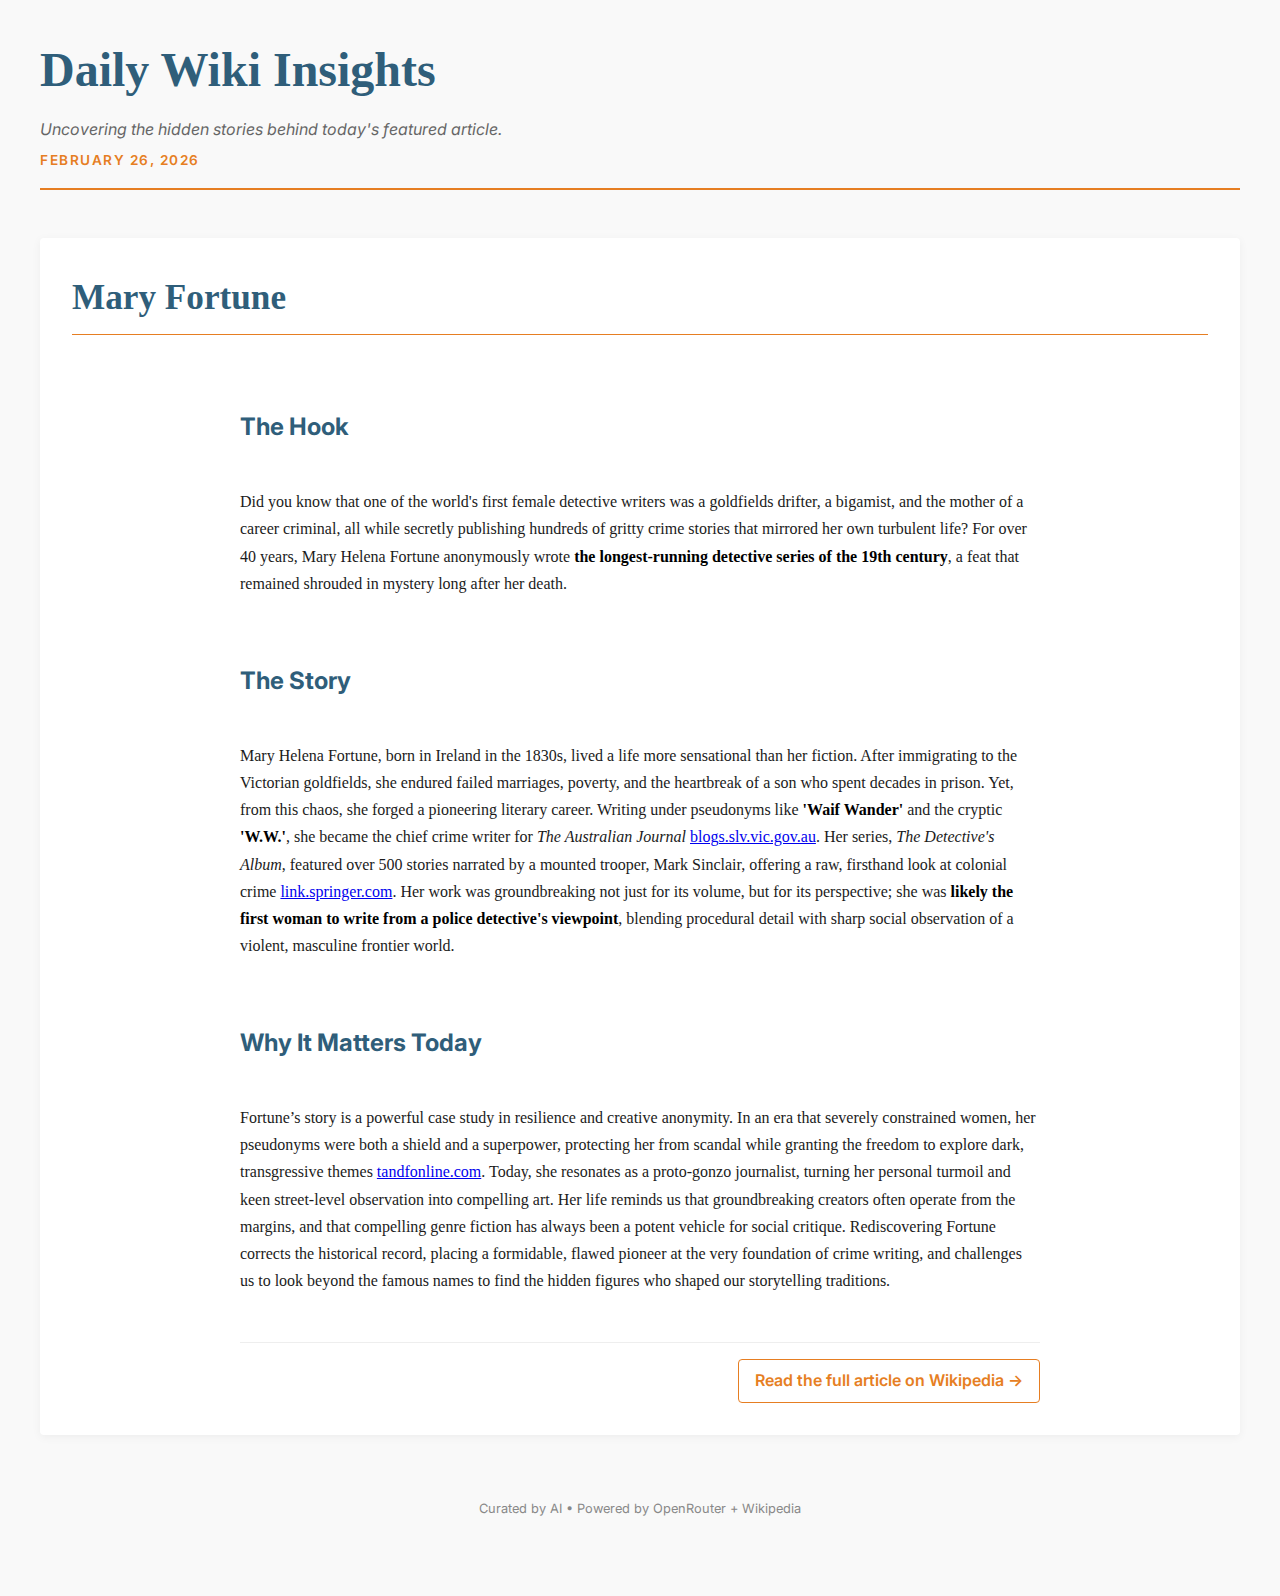
<file: index.html>
<!DOCTYPE html>
<html lang="en">
<head>
    <meta charset="UTF-8">
    <meta name="viewport" content="width=device-width, initial-scale=1.0">
    <title>Daily Wiki Insights 🧠 | Mary Fortune</title>
    <link rel="stylesheet" href="style.css">
    <link href="https://fonts.googleapis.com/css2?family=Merriweather:ital,wght@0,300;0,400;0,700;1,400&family=Inter:wght@400;600&display=swap" rel="stylesheet">
</head>
<body>
    <div class="container">
        <header>
            <h1>Daily Wiki Insights</h1>
            <p class="tagline">Uncovering the hidden stories behind today's featured article.</p>
            <div class="date">February 26, 2026</div>
        </header>
        
        <main>
            <article class="wiki-card no-image">
                
                
                <div class="card-header">
                    <h2>Mary Fortune</h2>
                </div>
                
                <div class="card-body">
                    <div class="card-content">
                        <div class="content">
                            <h2>The Hook</h2>
<p>Did you know that one of the world's first female detective writers was a goldfields drifter, a bigamist, and the mother of a career criminal, all while secretly publishing hundreds of gritty crime stories that mirrored her own turbulent life? For over 40 years, Mary Helena Fortune anonymously wrote <strong>the longest-running detective series of the 19th century</strong>, a feat that remained shrouded in mystery long after her death.</p>
<h2>The Story</h2>
<p>Mary Helena Fortune, born in Ireland in the 1830s, lived a life more sensational than her fiction. After immigrating to the Victorian goldfields, she endured failed marriages, poverty, and the heartbreak of a son who spent decades in prison. Yet, from this chaos, she forged a pioneering literary career. Writing under pseudonyms like <strong>'Waif Wander'</strong> and the cryptic <strong>'W.W.'</strong>, she became the chief crime writer for <em>The Australian Journal</em> <a href="https://blogs.slv.vic.gov.au/such-was-life/arts-literature/mary-fortune-pioneer-of-australian-detective-stories/">blogs.slv.vic.gov.au</a>. Her series, <em>The Detective's Album</em>, featured over 500 stories narrated by a mounted trooper, Mark Sinclair, offering a raw, firsthand look at colonial crime <a href="https://link.springer.com/chapter/10.1057/9780230294868_8?error=cookies_not_supported&amp;code=f5f50f5d-0471-466b-9e4e-eaba49f726a1">link.springer.com</a>. Her work was groundbreaking not just for its volume, but for its perspective; she was <strong>likely the first woman to write from a police detective's viewpoint</strong>, blending procedural detail with sharp social observation of a violent, masculine frontier world.</p>
<h2>Why It Matters Today</h2>
<p>Fortune’s story is a powerful case study in resilience and creative anonymity. In an era that severely constrained women, her pseudonyms were both a shield and a superpower, protecting her from scandal while granting the freedom to explore dark, transgressive themes <a href="https://www.tandfonline.com/doi/full/10.1080/09699080701644964">tandfonline.com</a>. Today, she resonates as a proto-gonzo journalist, turning her personal turmoil and keen street-level observation into compelling art. Her life reminds us that groundbreaking creators often operate from the margins, and that compelling genre fiction has always been a potent vehicle for social critique. Rediscovering Fortune corrects the historical record, placing a formidable, flawed pioneer at the very foundation of crime writing, and challenges us to look beyond the famous names to find the hidden figures who shaped our storytelling traditions.</p>
                        </div>
                        <div class="source">
                            <a href="https://en.wikipedia.org/wiki/Mary_Fortune" target="_blank">Read the full article on Wikipedia →</a>
                        </div>
                    </div>
                </div>
            </article>
        </main>
        
        <footer>
            <p>Curated by AI • Powered by OpenRouter + Wikipedia</p>
        </footer>
    </div>
</body>
</html>
</file>
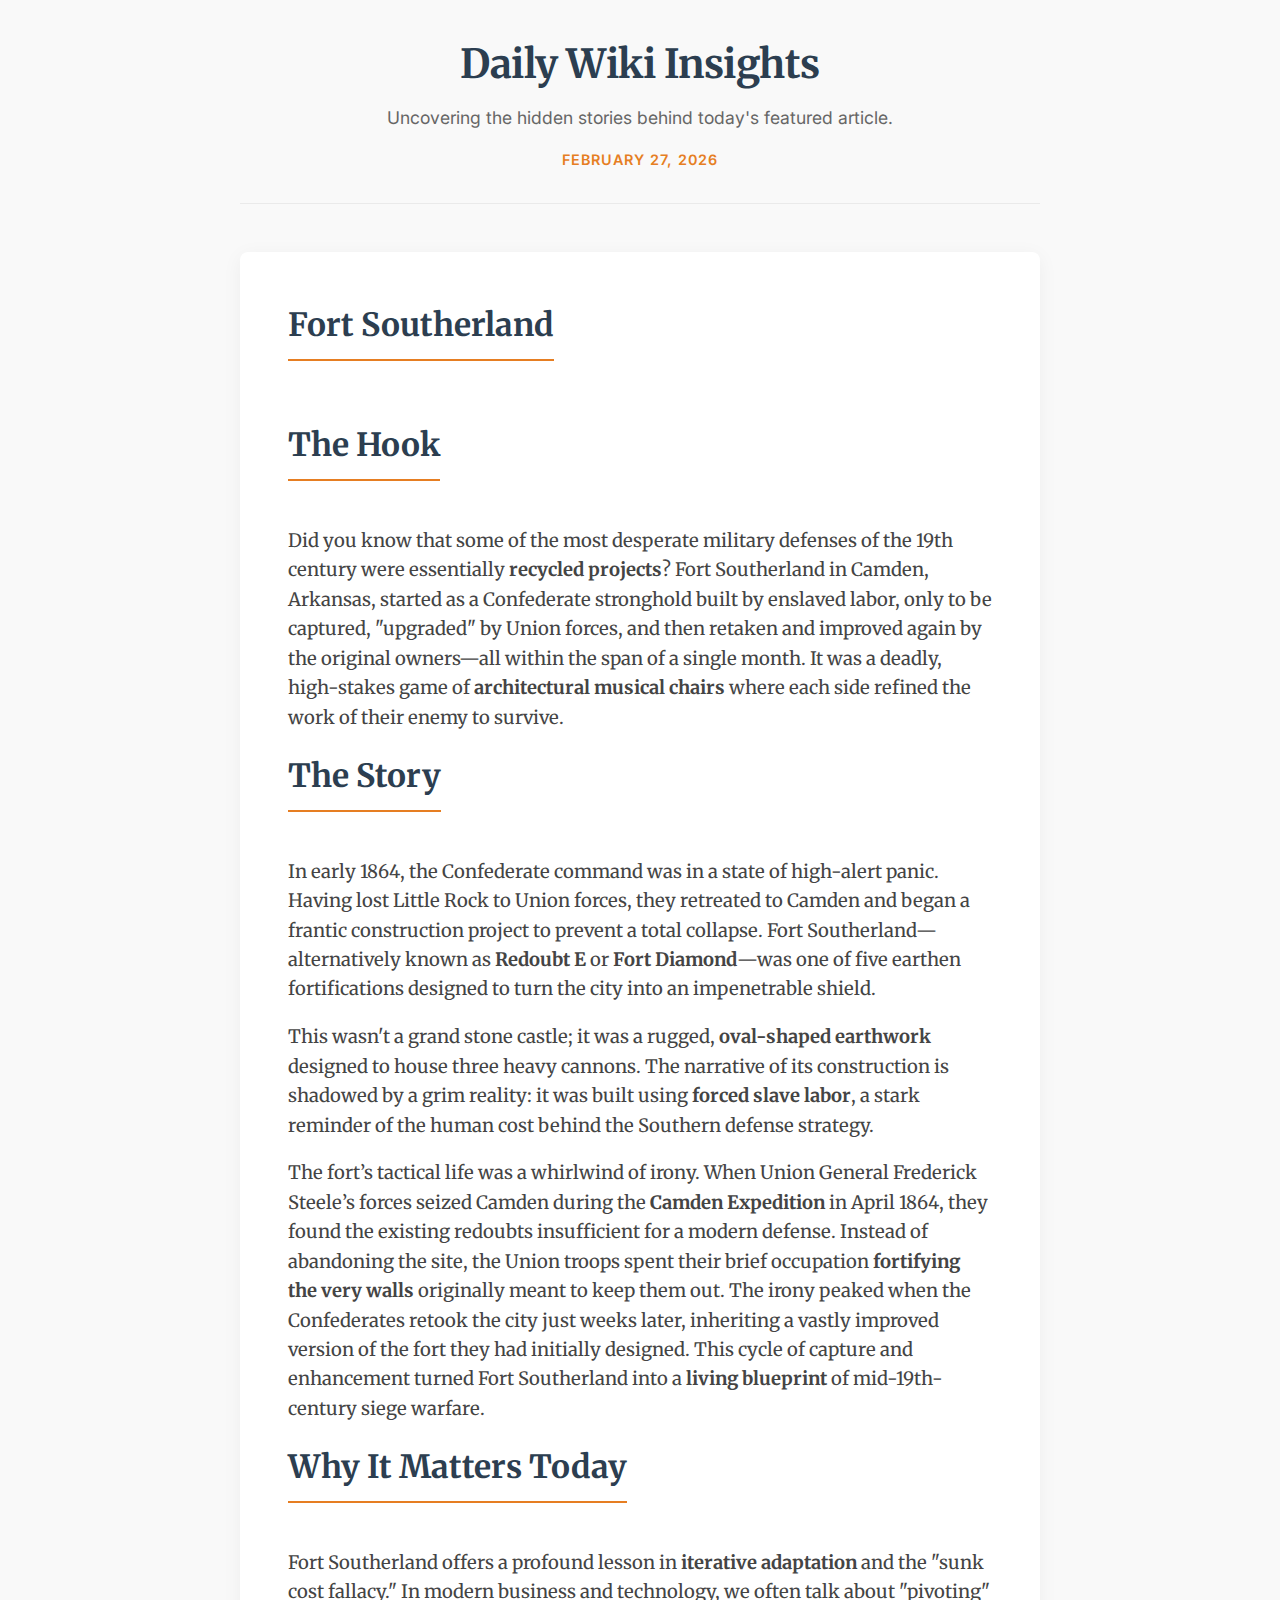
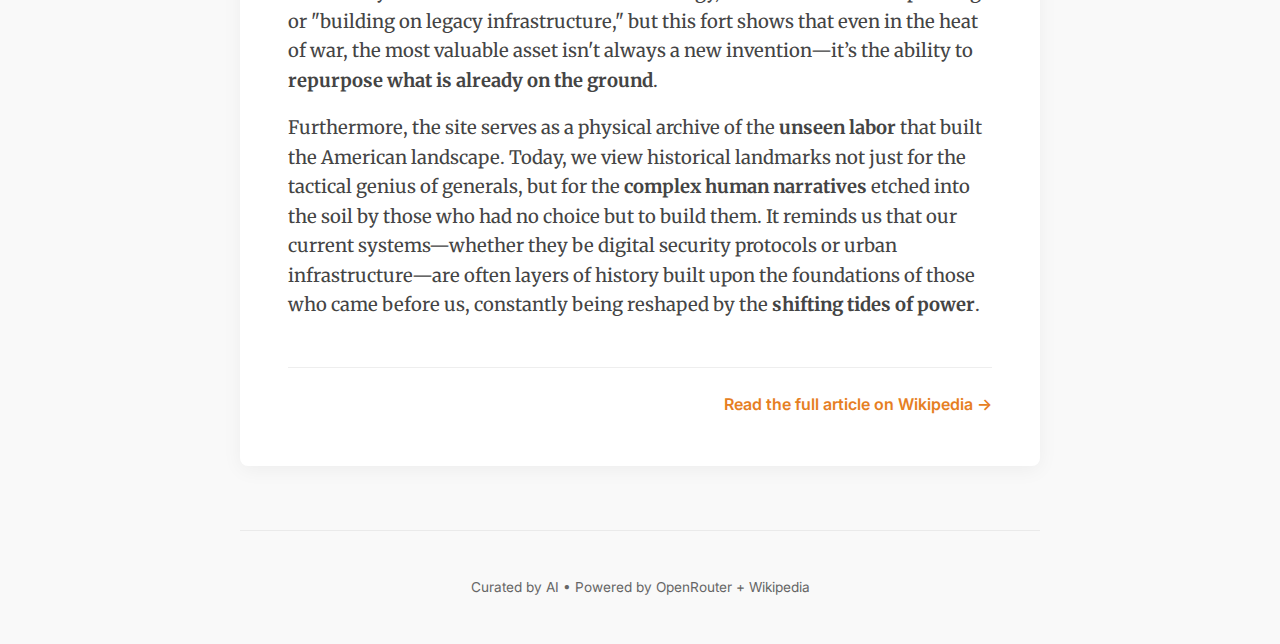
<file: site/index.html>
<!DOCTYPE html>
<html lang="en">
<head>
    <meta charset="UTF-8">
    <meta name="viewport" content="width=device-width, initial-scale=1.0">
    <title>Daily Wiki Insights 🧠 | Fort Southerland</title>
    <link rel="stylesheet" href="style.css">
    <link href="https://fonts.googleapis.com/css2?family=Merriweather:ital,wght@0,300;0,400;0,700;1,400&family=Inter:wght@400;600&display=swap" rel="stylesheet">
</head>
<body>
    <div class="container">
        <header>
            <h1>Daily Wiki Insights</h1>
            <p class="tagline">Uncovering the hidden stories behind today's featured article.</p>
            <div class="date">February 27, 2026</div>
        </header>
        
        <main>
            <article class="wiki-card ">
                
                <div class="card-background" style="background-image: url('https://upload.wikimedia.org/wikipedia/commons/thumb/e/e8/Fort_Southerland_2022.jpg/960px-Fort_Southerland_2022.jpg');"></div>
                
                
                <div class="card-header">
                    <h2>Fort Southerland</h2>
                </div>
                
                <div class="card-body">
                    <div class="card-content">
                        <div class="content">
                            <h2>The Hook</h2>
<p>Did you know that some of the most desperate military defenses of the 19th century were essentially <strong>recycled projects</strong>? Fort Southerland in Camden, Arkansas, started as a Confederate stronghold built by enslaved labor, only to be captured, "upgraded" by Union forces, and then retaken and improved again by the original owners—all within the span of a single month. It was a deadly, high-stakes game of <strong>architectural musical chairs</strong> where each side refined the work of their enemy to survive.</p>
<h2>The Story</h2>
<p>In early 1864, the Confederate command was in a state of high-alert panic. Having lost Little Rock to Union forces, they retreated to Camden and began a frantic construction project to prevent a total collapse. Fort Southerland—alternatively known as <strong>Redoubt E</strong> or <strong>Fort Diamond</strong>—was one of five earthen fortifications designed to turn the city into an impenetrable shield. </p>
<p>This wasn't a grand stone castle; it was a rugged, <strong>oval-shaped earthwork</strong> designed to house three heavy cannons. The narrative of its construction is shadowed by a grim reality: it was built using <strong>forced slave labor</strong>, a stark reminder of the human cost behind the Southern defense strategy. </p>
<p>The fort’s tactical life was a whirlwind of irony. When Union General Frederick Steele’s forces seized Camden during the <strong>Camden Expedition</strong> in April 1864, they found the existing redoubts insufficient for a modern defense. Instead of abandoning the site, the Union troops spent their brief occupation <strong>fortifying the very walls</strong> originally meant to keep them out. The irony peaked when the Confederates retook the city just weeks later, inheriting a vastly improved version of the fort they had initially designed. This cycle of capture and enhancement turned Fort Southerland into a <strong>living blueprint</strong> of mid-19th-century siege warfare.</p>
<h2>Why It Matters Today</h2>
<p>Fort Southerland offers a profound lesson in <strong>iterative adaptation</strong> and the "sunk cost fallacy." In modern business and technology, we often talk about "pivoting" or "building on legacy infrastructure," but this fort shows that even in the heat of war, the most valuable asset isn't always a new invention—it’s the ability to <strong>repurpose what is already on the ground</strong>. </p>
<p>Furthermore, the site serves as a physical archive of the <strong>unseen labor</strong> that built the American landscape. Today, we view historical landmarks not just for the tactical genius of generals, but for the <strong>complex human narratives</strong> etched into the soil by those who had no choice but to build them. It reminds us that our current systems—whether they be digital security protocols or urban infrastructure—are often layers of history built upon the foundations of those who came before us, constantly being reshaped by the <strong>shifting tides of power</strong>.</p>
                        </div>
                        <div class="source">
                            <a href="https://en.wikipedia.org/wiki/Fort_Southerland" target="_blank">Read the full article on Wikipedia →</a>
                        </div>
                    </div>
                </div>
            </article>
        </main>
        
        <footer>
            <p>Curated by AI • Powered by OpenRouter + Wikipedia</p>
        </footer>
    </div>
</body>
</html>
</file>
<file: style.css>
/* site/style.css - Professional Document Aesthetic */
:root {
    --primary-color: #2f5e7a; /* Steel Blue for headers */
    --accent-color: #e67e22; /* Orange for accents */
    --text-color: #1b1b1b; /* Nearly black for body text */
    --bg-color: #f9f9f9;
    --card-bg: #ffffff;
    --font-serif: Georgia, 'Times New Roman', Times, serif;
    --font-sans: 'Inter', -apple-system, BlinkMacSystemFont, 'Segoe UI', Roboto, sans-serif;
}

body {
    background-color: var(--bg-color);
    color: var(--text-color);
    font-family: var(--font-serif);
    margin: 0;
    min-height: 100vh;
    line-height: 1.6;
    font-size: 16px; /* Base font size */
}

.container {
    max-width: 1200px;
    margin: 0 auto;
    padding: 2rem;
}

/* Header Section */
header {
    text-align: left;
    margin-bottom: 3rem;
    padding-bottom: 1rem;
    border-bottom: 2px solid var(--accent-color);
}

h1 {
    font-family: var(--font-serif);
    font-size: 3rem;
    color: var(--primary-color);
    margin: 0 0 0.5rem 0;
    font-weight: 700;
}

.tagline {
    font-family: var(--font-sans);
    color: #666;
    font-size: 1rem;
    margin: 0;
    font-style: italic;
}

.date {
    font-family: var(--font-sans);
    margin-top: 0.5rem;
    font-size: 0.85rem;
    color: var(--accent-color);
    font-weight: 600;
    text-transform: uppercase;
    letter-spacing: 1.5px;
}

/* Main Card */
.wiki-card {
    background: var(--card-bg);
    border-radius: 4px;
    padding: 2rem; /* Reduced padding */
    box-shadow: 0 2px 10px rgba(0, 0, 0, 0.05);
    position: relative;
    overflow: hidden;
}

.card-background {
    position: absolute;
    top: 0;
    left: 0;
    width: 100%;
    height: 100%;
    background-size: cover;
    background-position: center;
    opacity: 0.01;
    pointer-events: none;
    z-index: 0;
}

.card-header, .card-body {
    position: relative;
    z-index: 1;
}

.card-header {
    margin-bottom: 2rem;
    text-align: left;
}

h2 {
    font-family: var(--font-serif);
    font-size: 2.2rem;
    color: var(--primary-color);
    margin: 0;
    border-bottom: 1px solid var(--accent-color); /* Orange underline as requested */
    padding-bottom: 0.5rem;
    display: inline-block;
    width: 100%;
}

/* Layout Grid */
.card-body {
    display: block;
}

.card-content {
    max-width: 800px;
    margin: 0 auto;
}

@media (min-width: 1024px) {
    /* Centered reading experience for desktop too */
    .card-content {
        padding-left: 0;
    }
}

.hero-img {
    display: none;
}

/* Content Typography */
.content {
    font-family: var(--font-serif);
    font-size: 1rem; /* 16px */
    color: var(--text-color);
    line-height: 1.7; /* Better readability */
}

/* Markdown Elements Styling */
.content h2, .content h3 {
    font-family: var(--font-sans); /* Sans-serif for section headers */
    color: var(--primary-color);
    margin-top: 2.5rem; /* Clear separation */
    margin-bottom: 1rem;
    font-weight: 700;
    border-bottom: none; /* No underline for subheaders inside content */
}

.content h2 {
    font-size: 1.5rem;
}

.content h3 {
    font-size: 1.25rem;
}

.content p {
    margin-bottom: 1.5rem;
    text-align: left;
}

.content strong {
    font-weight: 700;
    color: #000;
}

.content em {
    font-style: italic;
}

.content ul, .content ol {
    margin-bottom: 1.5rem;
    padding-left: 1.5rem;
}

.content li {
    margin-bottom: 0.5rem;
}

.content blockquote {
    border-left: 3px solid var(--accent-color);
    margin: 1.5rem 0;
    padding-left: 1rem;
    font-style: italic;
    color: #555;
}

/* Source Link */
.source {
    margin-top: 3rem;
    padding-top: 1rem;
    border-top: 1px solid #eee;
    text-align: right;
}

.source a {
    display: inline-block;
    color: var(--accent-color);
    text-decoration: none;
    font-weight: 600;
    font-family: var(--font-sans);
    border: 1px solid var(--accent-color);
    padding: 0.5rem 1rem;
    border-radius: 4px;
    transition: all 0.2s;
}

.source a:hover {
    background-color: var(--accent-color);
    color: white;
}

footer {
    text-align: center;
    margin-top: 4rem;
    color: #888;
    font-size: 0.8rem;
    font-family: var(--font-sans);
    padding-bottom: 2rem;
}
</file>
<file: site/style.css>
/* site/style.css - Modern Editorial Aesthetic */
:root {
    --primary-color: #2c3e50;
    --accent-color: #e67e22;
    --bg-color: #f9f9f9;
    --card-bg: #ffffff;
    --text-color: #333333;
    --secondary-text: #666666;
}

body {
    background-color: var(--bg-color);
    color: var(--text-color);
    font-family: 'Inter', sans-serif;
    margin: 0;
    min-height: 100vh;
    line-height: 1.6;
}

.container {
    max-width: 800px;
    margin: 0 auto;
    padding: 2rem;
}

header {
    text-align: center;
    margin-bottom: 3rem;
    border-bottom: 1px solid #eaeaea;
    padding-bottom: 2rem;
}

h1 {
    font-family: 'Merriweather', serif;
    font-size: 2.5rem;
    color: var(--primary-color);
    margin: 0 0 0.5rem 0;
    letter-spacing: -0.5px;
}

.tagline {
    color: var(--secondary-text);
    font-size: 1.1rem;
    margin: 0;
}

.date {
    margin-top: 1rem;
    font-size: 0.9rem;
    color: var(--accent-color);
    font-weight: 600;
    text-transform: uppercase;
    letter-spacing: 1px;
}

.wiki-card {
    background: var(--card-bg);
    border-radius: 8px;
    padding: 3rem;
    box-shadow: 0 4px 20px rgba(0, 0, 0, 0.05);
}

h2 {
    font-family: 'Merriweather', serif;
    font-size: 2rem;
    color: var(--primary-color);
    margin-top: 0;
    border-bottom: 2px solid var(--accent-color);
    display: inline-block;
    padding-bottom: 0.5rem;
}

.content {
    font-family: 'Merriweather', serif;
    font-size: 1.15rem;
    color: #444;
    margin-top: 2rem;
}

.content h3 {
    font-family: 'Inter', sans-serif;
    font-size: 1.3rem;
    color: var(--primary-color);
    margin-top: 2rem;
}

.hero-img {
    max-width: 100%;
    border-radius: 4px;
    margin: 1.5rem 0;
    box-shadow: 0 2px 10px rgba(0,0,0,0.1);
}

.source {
    margin-top: 3rem;
    padding-top: 1.5rem;
    border-top: 1px solid #eee;
    text-align: right;
}

.source a {
    color: var(--accent-color);
    text-decoration: none;
    font-weight: 600;
    transition: color 0.2s;
}

.source a:hover {
    color: #d35400;
}

footer {
    text-align: center;
    margin-top: 4rem;
    color: var(--secondary-text);
    font-size: 0.85rem;
    border-top: 1px solid #eaeaea;
    padding-top: 2rem;
}
</file>
